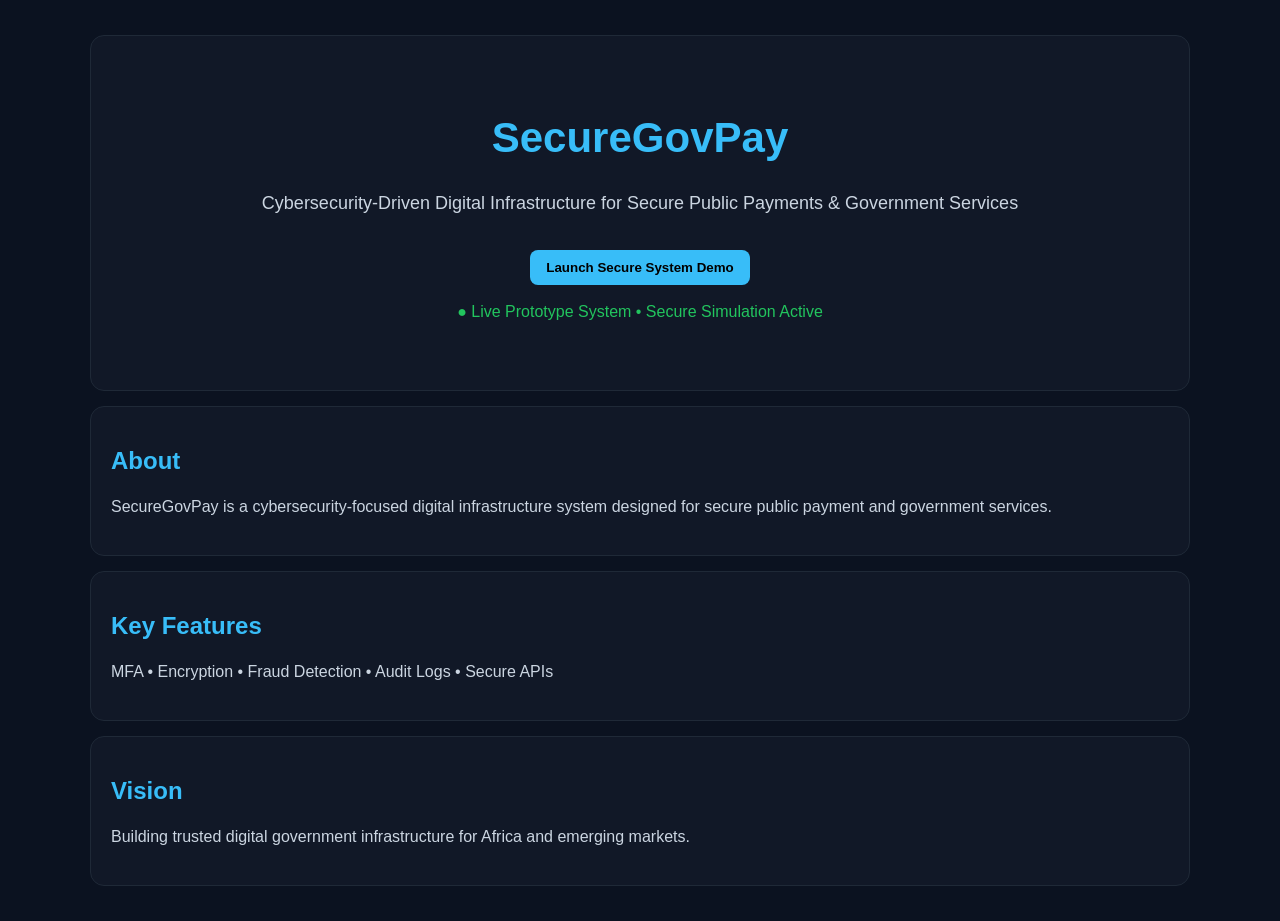
<file: index.html>
<!DOCTYPE html>
<html lang="en">
<head>
  <meta charset="UTF-8">
  <title>SecureGovPay</title>
  <link rel="stylesheet" href="style.css">
</head>

<body>

<div class="container">

  <div class="card" style="text-align:center; padding:50px;">
    <h1 style="font-size:42px;">SecureGovPay</h1>

    <p style="font-size:18px;">
      Cybersecurity-Driven Digital Infrastructure for Secure Public Payments & Government Services
    </p>

    <a href="login.html">
      <button style="margin-top:15px;">Launch Secure System Demo</button>
    </a>

    <p style="margin-top:15px; color:#22c55e;">
      ● Live Prototype System • Secure Simulation Active
    </p>
  </div>

  <div class="card">
    <h2>About</h2>
    <p>SecureGovPay is a cybersecurity-focused digital infrastructure system designed for secure public payment and government services.</p>
  </div>

  <div class="card">
    <h2>Key Features</h2>
    <p>MFA • Encryption • Fraud Detection • Audit Logs • Secure APIs</p>
  </div>

  <div class="card">
    <h2>Vision</h2>
    <p>Building trusted digital government infrastructure for Africa and emerging markets.</p>
  </div>

</div>

</body>
</html>
</file>
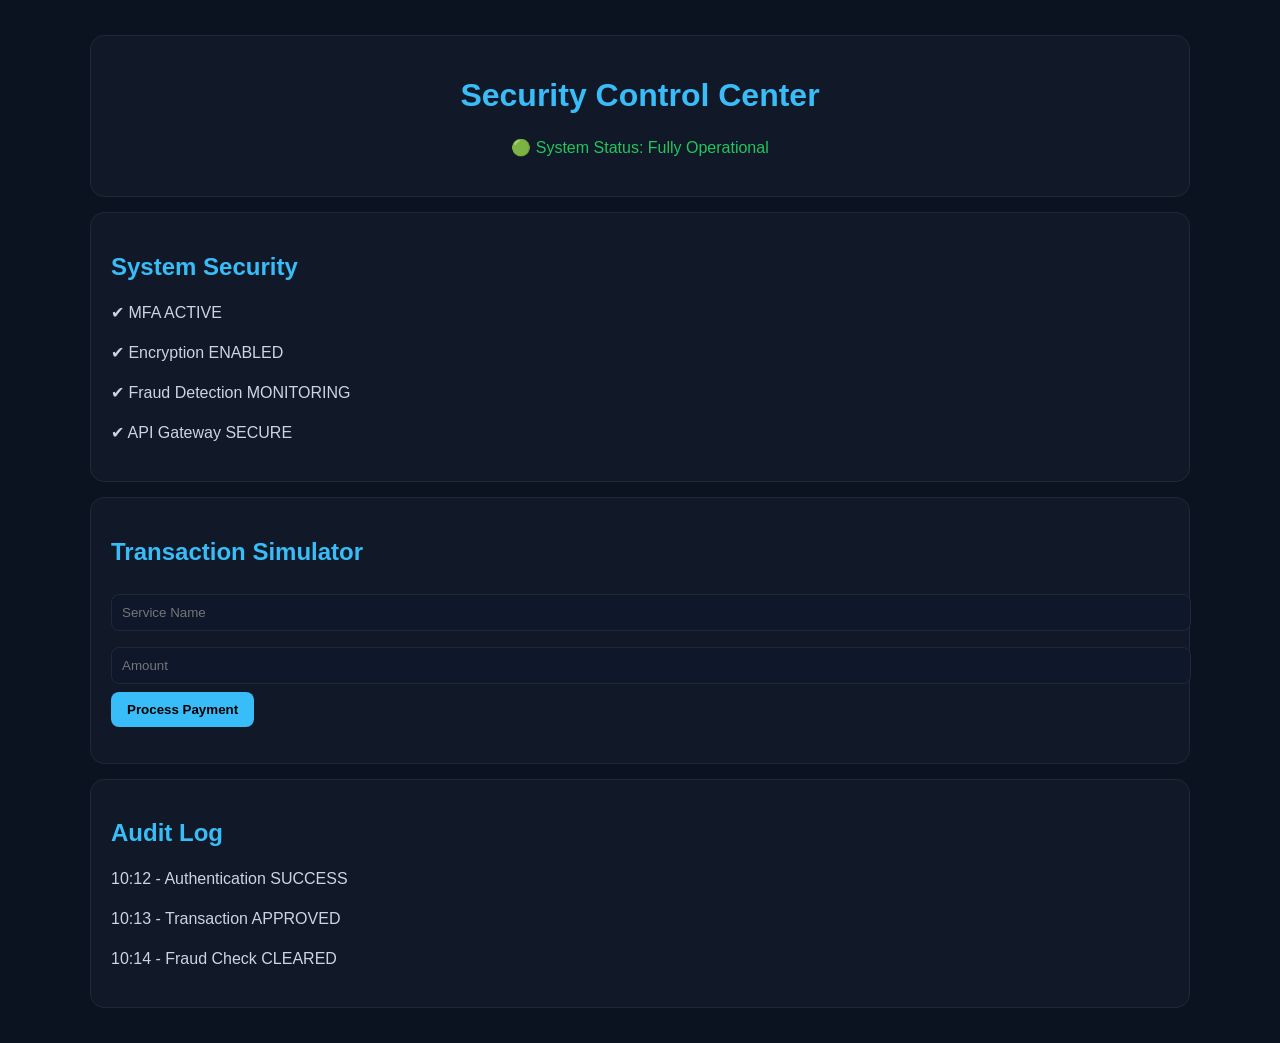
<file: dashboard.html>
<!DOCTYPE html>
<html>
<head>
  <title>Dashboard - SecureGovPay</title>
  <link rel="stylesheet" href="style.css">
</head>

<body>

<div class="container">

  <div class="card" style="text-align:center;">
    <h1>Security Control Center</h1>
    <p style="color:#22c55e;">🟢 System Status: Fully Operational</p>
  </div>

  <div class="card">
    <h2>System Security</h2>
    <p>✔ MFA ACTIVE</p>
    <p>✔ Encryption ENABLED</p>
    <p>✔ Fraud Detection MONITORING</p>
    <p>✔ API Gateway SECURE</p>
  </div>

  <div class="card">
    <h2>Transaction Simulator</h2>

    <input placeholder="Service Name">
    <input type="number" placeholder="Amount">

    <button onclick="process()">Process Payment</button>

    <p id="result"></p>
  </div>

  <div class="card">
    <h2>Audit Log</h2>

    <p>10:12 - Authentication SUCCESS</p>
    <p>10:13 - Transaction APPROVED</p>
    <p>10:14 - Fraud Check CLEARED</p>
  </div>

</div>

<script>
function process(){
  document.getElementById("result").innerText =
  "Processing secure transaction...";

  setTimeout(()=>{
    document.getElementById("result").innerText =
    "✔ Transaction Successful & Logged";
  },1500);
}
</script>

</body>
</html>
</file>
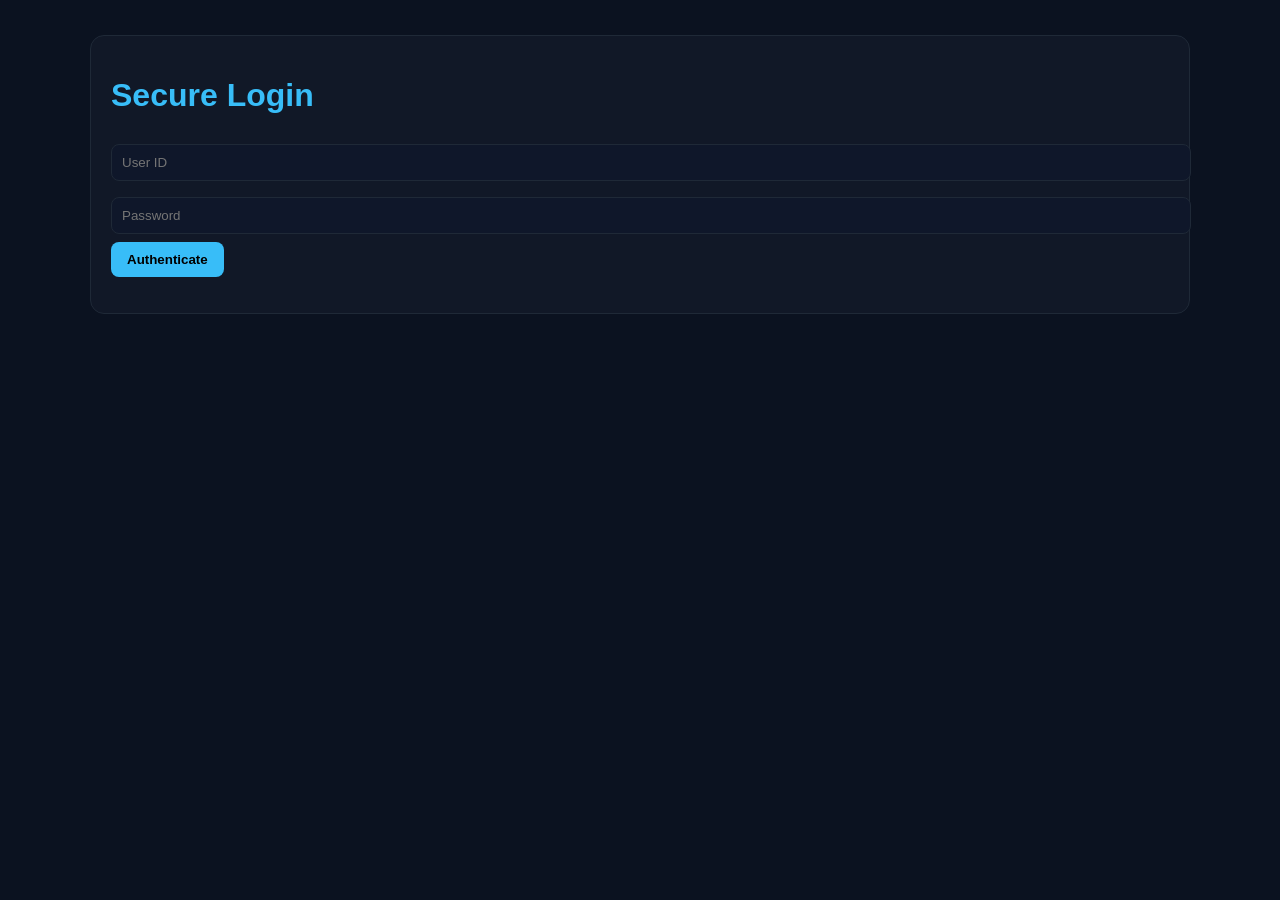
<file: login.html>
<!DOCTYPE html>
<html>
<head>
  <title>Login - SecureGovPay</title>
  <link rel="stylesheet" href="style.css">
</head>

<body>

<div class="container">

  <div class="card">
    <h1>Secure Login</h1>

    <input placeholder="User ID">
    <input type="password" placeholder="Password">

    <button onclick="login()">Authenticate</button>

    <p id="msg"></p>
  </div>

</div>

<script>
function login(){
  document.getElementById("msg").innerText =
  "Verifying credentials... MFA running...";

  setTimeout(()=>{
    document.getElementById("msg").innerText =
    "Access Granted ✔ Redirecting...";

    setTimeout(()=>{
      window.location.href = "dashboard.html";
    },1000);

  },1500);
}
</script>

</body>
</html>
</file>
<file: style.css>
body {
  margin: 0;
  font-family: Arial, sans-serif;
  background: #0b1220;
  color: #e2e8f0;
}

.container {
  max-width: 1100px;
  margin: auto;
  padding: 20px;
}

.card {
  background: #111827;
  padding: 20px;
  border-radius: 14px;
  margin: 15px 0;
  border: 1px solid #1f2937;
  transition: 0.3s ease;
}

.card:hover {
  transform: translateY(-2px);
  border-color: #38bdf8;
}

h1, h2 {
  color: #38bdf8;
}

p {
  color: #cbd5e1;
  line-height: 1.5;
}

button {
  padding: 10px 16px;
  background: #38bdf8;
  border: none;
  border-radius: 8px;
  cursor: pointer;
  font-weight: bold;
  transition: 0.3s;
}

button:hover {
  background: #0ea5e9;
  transform: scale(1.03);
}

input {
  width: 100%;
  padding: 10px;
  margin: 8px 0;
  background: #0f172a;
  border: 1px solid #1f2937;
  color: white;
  border-radius: 8px;
}

a {
  text-decoration: none;
}
</file>
